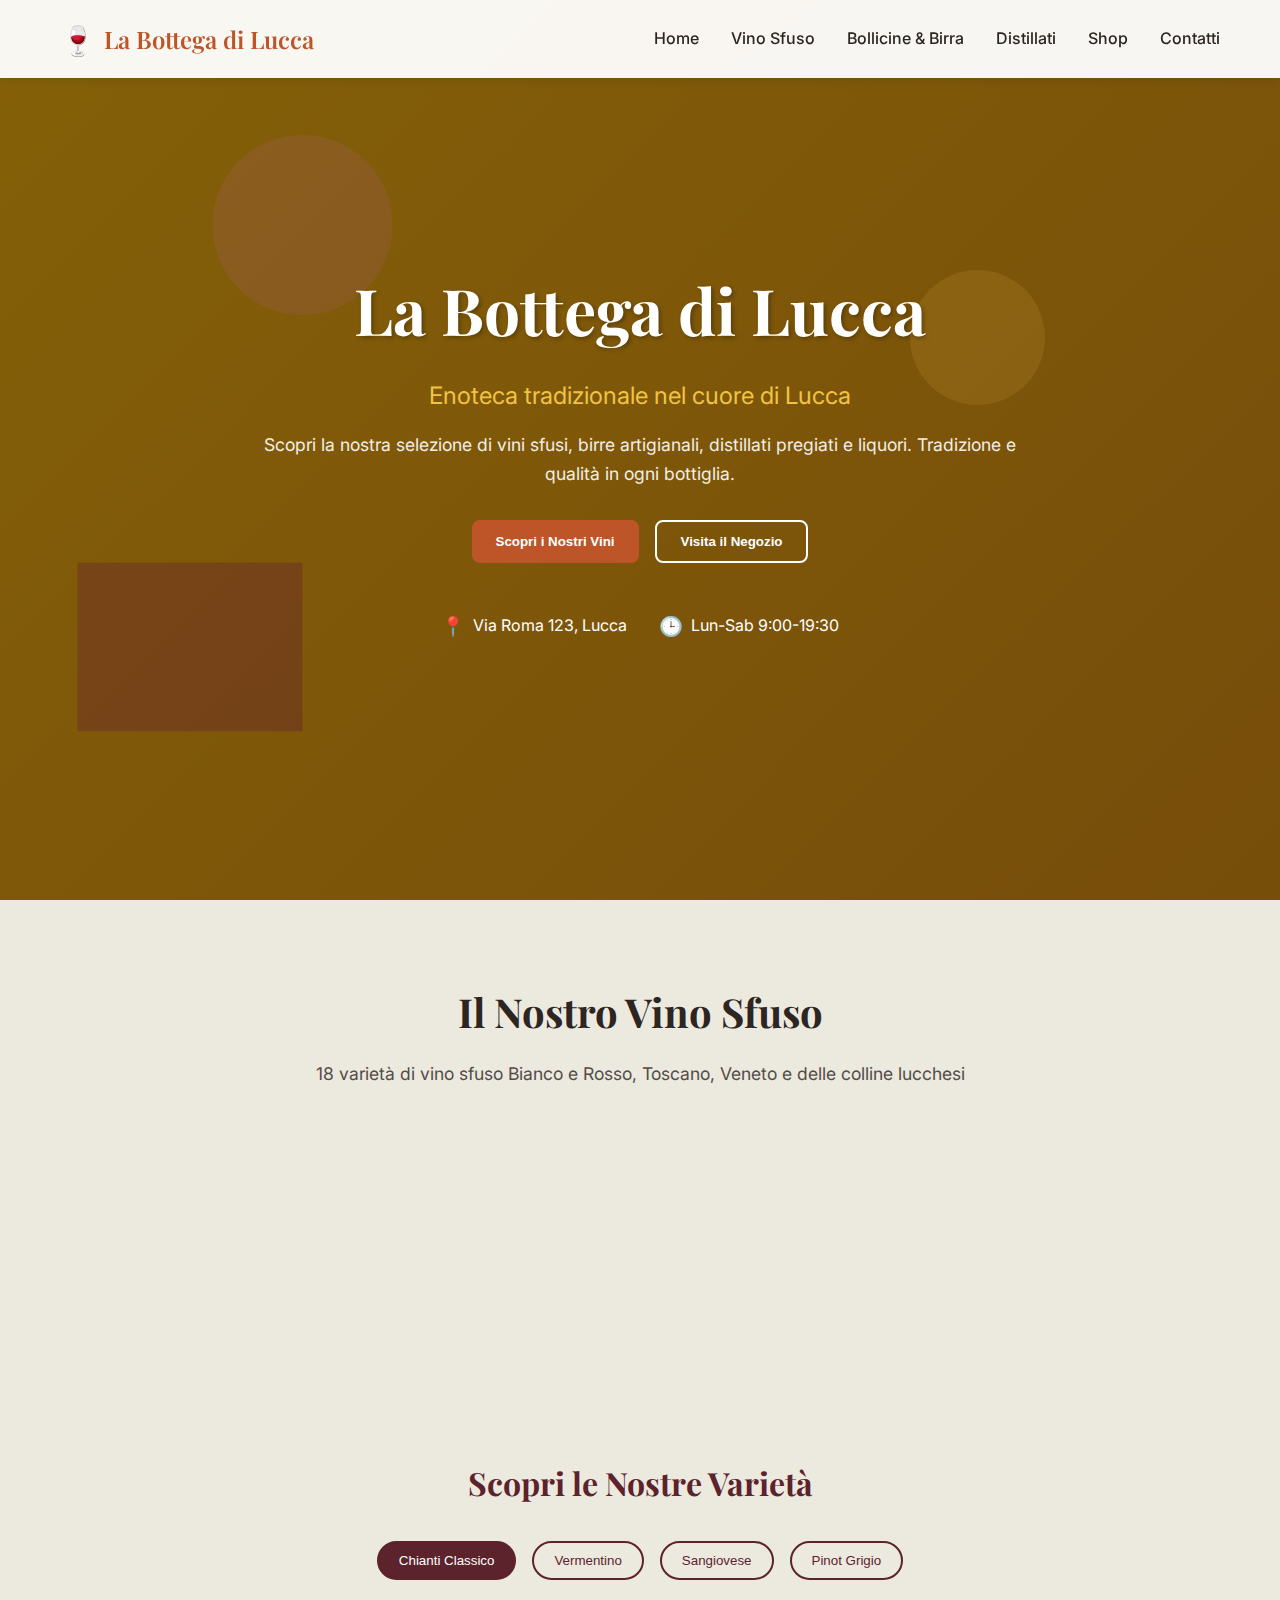
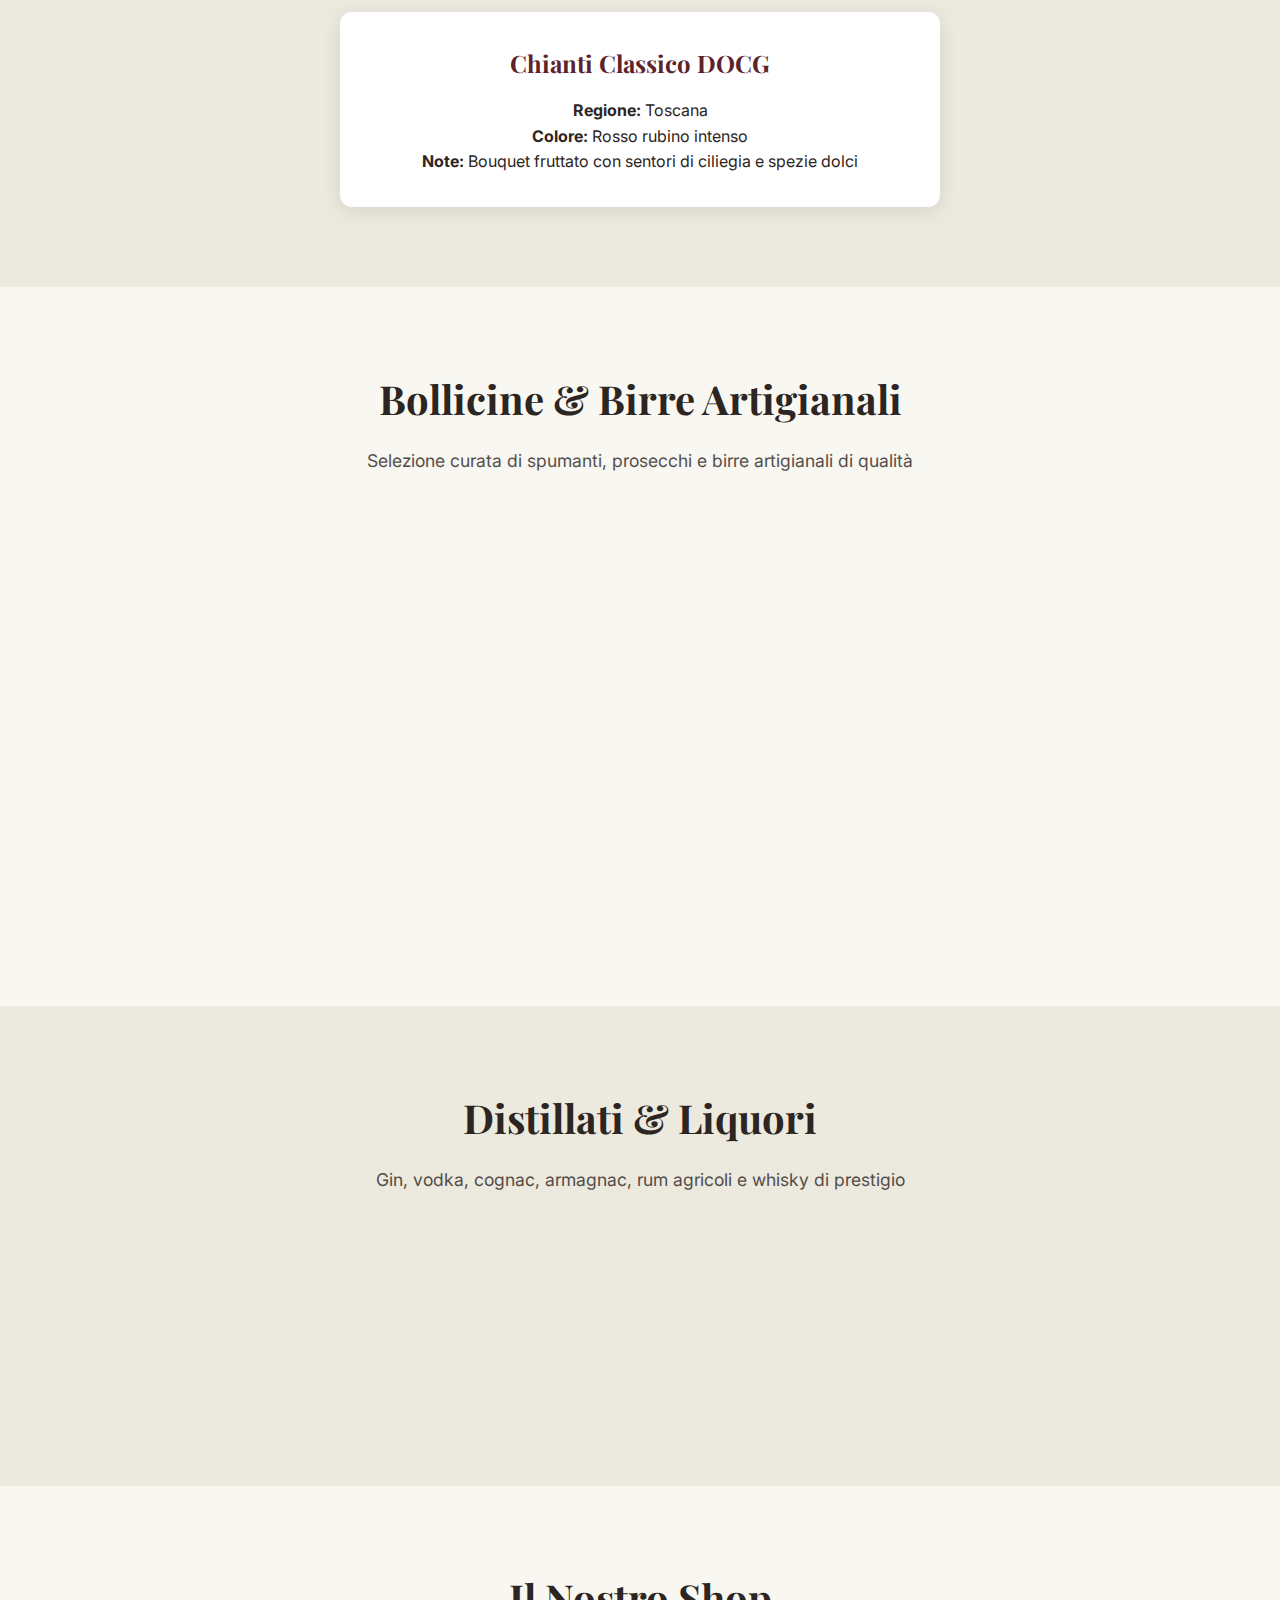
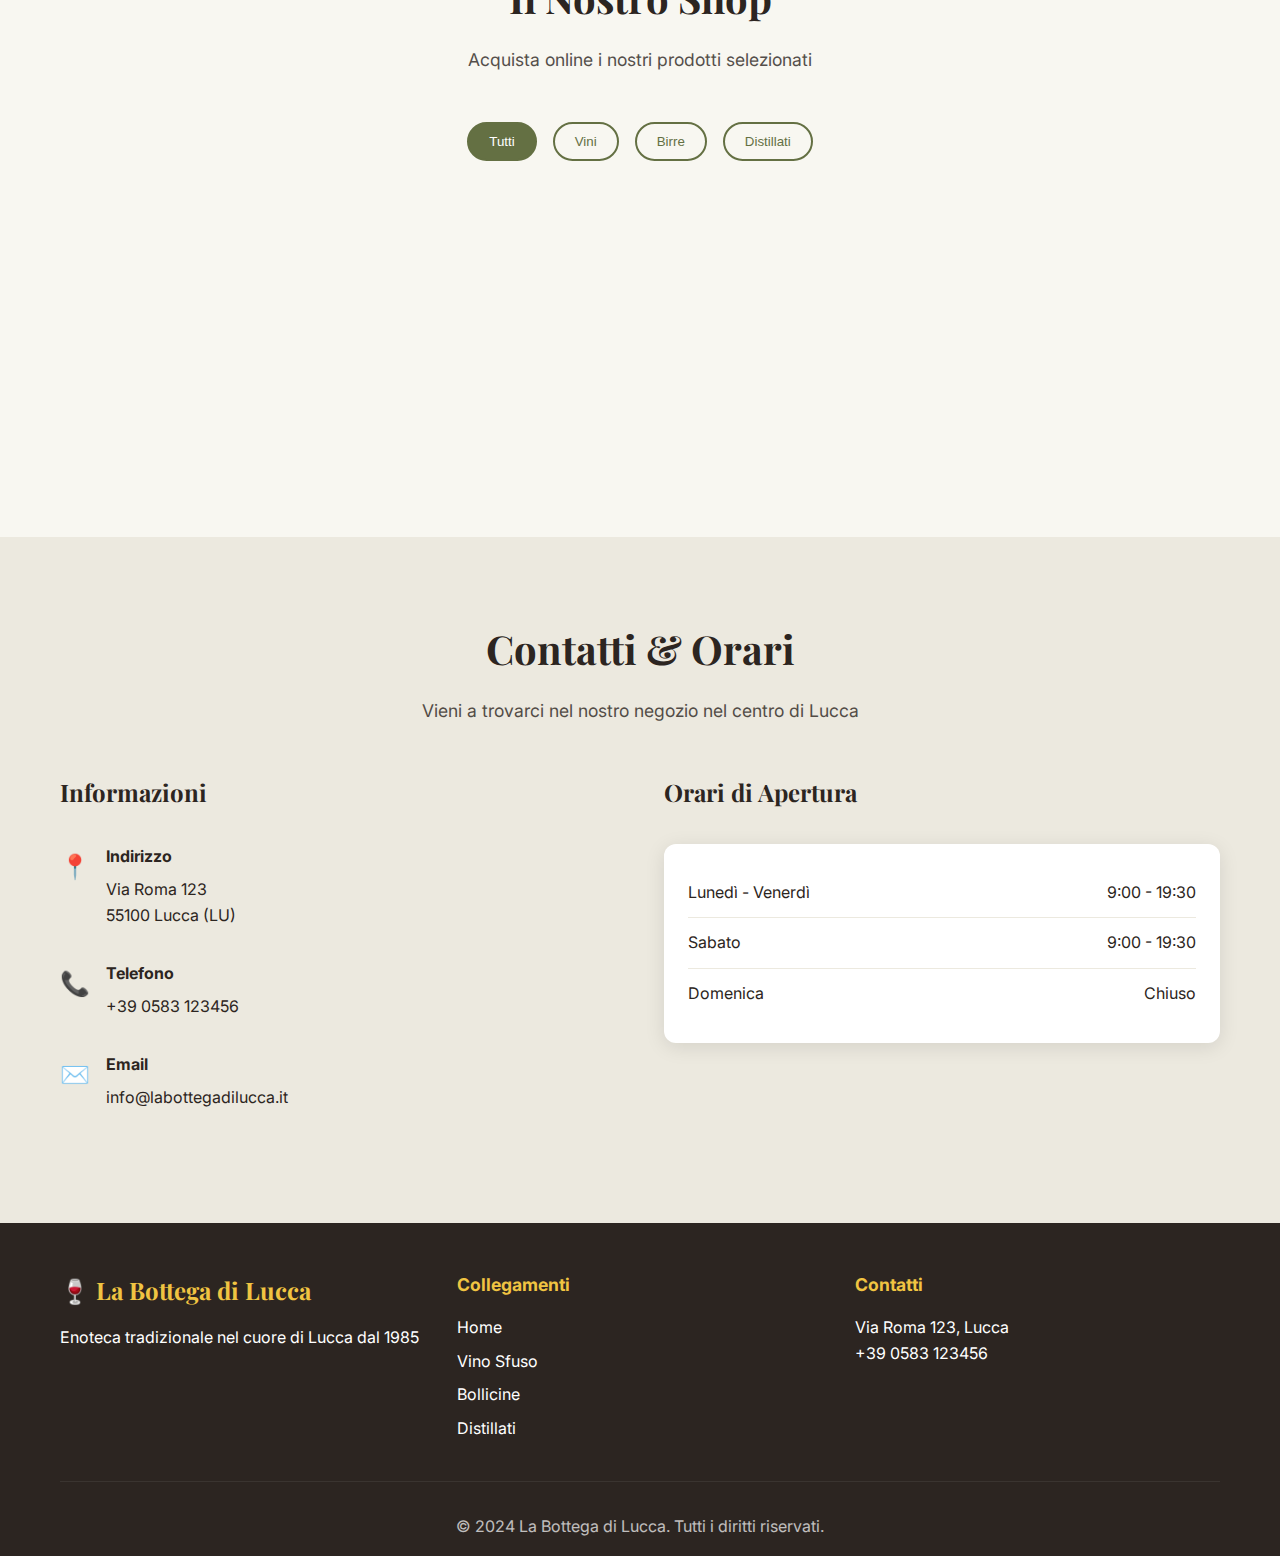
<file: public/simple-site/index.html>
<!DOCTYPE html>
<html lang="it">
<head>
    <meta charset="UTF-8">
    <meta name="viewport" content="width=device-width, initial-scale=1.0">
    <title>La Bottega di Lucca - Enoteca, Vino Sfuso & Distillati</title>
    <meta name="description" content="La Bottega di Lucca - Enoteca tradizionale con vino sfuso, birre artigianali, distillati e liquori. Tradizione e qualità nel cuore di Lucca.">
    <link href="https://fonts.googleapis.com/css2?family=Playfair+Display:wght@400;500;600;700&family=Inter:wght@300;400;500;600&display=swap" rel="stylesheet">
    <link rel="stylesheet" href="style.css">
</head>
<body>
    <!-- Navigation -->
    <nav class="navbar">
        <div class="nav-container">
            <div class="nav-brand">
                <span class="wine-icon">🍷</span>
                <span>La Bottega di Lucca</span>
            </div>
            <div class="nav-menu" id="nav-menu">
                <a href="#home" class="nav-link">Home</a>
                <a href="#vino-sfuso" class="nav-link">Vino Sfuso</a>
                <a href="#bollicine" class="nav-link">Bollicine & Birra</a>
                <a href="#distillati" class="nav-link">Distillati</a>
                <a href="#shop" class="nav-link">Shop</a>
                <a href="#contatti" class="nav-link">Contatti</a>
            </div>
            <div class="hamburger" id="hamburger">
                <span></span>
                <span></span>
                <span></span>
            </div>
        </div>
    </nav>

    <!-- Hero Section -->
    <section id="home" class="hero">
        <div class="hero-overlay"></div>
        <div class="hero-content">
            <h1 class="hero-title">La Bottega di Lucca</h1>
            <p class="hero-subtitle">Enoteca tradizionale nel cuore di Lucca</p>
            <p class="hero-description">Scopri la nostra selezione di vini sfusi, birre artigianali, distillati pregiati e liquori. Tradizione e qualità in ogni bottiglia.</p>
            <div class="hero-buttons">
                <button class="btn btn-primary">Scopri i Nostri Vini</button>
                <button class="btn btn-secondary">Visita il Negozio</button>
            </div>
            <div class="hero-info">
                <div class="info-item">
                    <span class="info-icon">📍</span>
                    <span>Via Roma 123, Lucca</span>
                </div>
                <div class="info-item">
                    <span class="info-icon">🕒</span>
                    <span>Lun-Sab 9:00-19:30</span>
                </div>
            </div>
        </div>
    </section>

    <!-- Vino Sfuso Section -->
    <section id="vino-sfuso" class="vino-sfuso">
        <div class="container">
            <div class="section-header">
                <h2>Il Nostro Vino Sfuso</h2>
                <p>18 varietà di vino sfuso Bianco e Rosso, Toscano, Veneto e delle colline lucchesi</p>
            </div>
            
            <div class="features-grid">
                <div class="feature-card">
                    <div class="feature-icon">🔧</div>
                    <h3>Sistema ad Azoto</h3>
                    <p>Conservazione perfetta con sistema innovativo</p>
                </div>
                <div class="feature-card">
                    <div class="feature-icon">🏭</div>
                    <h3>Silos in Acciaio</h3>
                    <p>Moderni silos d'acciaio per qualità garantita</p>
                </div>
                <div class="feature-card">
                    <div class="feature-icon">🍇</div>
                    <h3>18 Varietà</h3>
                    <p>Ampia selezione di vini locali e nazionali</p>
                </div>
                <div class="feature-card">
                    <div class="feature-icon">✅</div>
                    <h3>Qualità Garantita</h3>
                    <p>Controllo qualità su ogni litro venduto</p>
                </div>
            </div>

            <div class="wine-selection">
                <h3>Scopri le Nostre Varietà</h3>
                <div class="wine-buttons">
                    <button class="wine-btn active" data-wine="chianti">Chianti Classico</button>
                    <button class="wine-btn" data-wine="vermentino">Vermentino</button>
                    <button class="wine-btn" data-wine="sangiovese">Sangiovese</button>
                    <button class="wine-btn" data-wine="pinot">Pinot Grigio</button>
                </div>
                <div class="wine-details" id="wine-details">
                    <h4>Chianti Classico DOCG</h4>
                    <p><strong>Regione:</strong> Toscana</p>
                    <p><strong>Colore:</strong> Rosso rubino intenso</p>
                    <p><strong>Note:</strong> Bouquet fruttato con sentori di ciliegia e spezie dolci</p>
                </div>
            </div>
        </div>
    </section>

    <!-- Bollicine Section -->
    <section id="bollicine" class="bollicine">
        <div class="container">
            <div class="section-header">
                <h2>Bollicine & Birre Artigianali</h2>
                <p>Selezione curata di spumanti, prosecchi e birre artigianali di qualità</p>
            </div>
            
            <div class="products-grid">
                <div class="product-card">
                    <div class="product-icon">🥂</div>
                    <h3>Spumanti</h3>
                    <p>Franciacorta, Trentodoc, metodo classico</p>
                    <ul>
                        <li>Franciacorta DOCG</li>
                        <li>Trentodoc Riserva</li>
                        <li>Metodo Classico</li>
                    </ul>
                </div>
                <div class="product-card">
                    <div class="product-icon">🍾</div>
                    <h3>Prosecchi</h3>
                    <p>Valdobbiadene DOCG, Conegliano</p>
                    <ul>
                        <li>Valdobbiadene DOCG</li>
                        <li>Prosecco di Conegliano</li>
                        <li>Prosecco Rosé</li>
                    </ul>
                </div>
                <div class="product-card">
                    <div class="product-icon">🍺</div>
                    <h3>Birre Artigianali</h3>
                    <p>Selezione di birrifici locali e nazionali</p>
                    <ul>
                        <li>IPA Artigianali</li>
                        <li>Lager Premium</li>
                        <li>Birre Stagionali</li>
                    </ul>
                </div>
            </div>
        </div>
    </section>

    <!-- Distillati Section -->
    <section id="distillati" class="distillati">
        <div class="container">
            <div class="section-header">
                <h2>Distillati & Liquori</h2>
                <p>Gin, vodka, cognac, armagnac, rum agricoli e whisky di prestigio</p>
            </div>
            
            <div class="spirits-grid">
                <div class="spirit-category">
                    <h3>Gin Premium</h3>
                    <p>Selezione di gin artigianali e premium</p>
                </div>
                <div class="spirit-category">
                    <h3>Whisky & Bourbon</h3>
                    <p>Scotch, Irish, American whiskey</p>
                </div>
                <div class="spirit-category">
                    <h3>Cognac & Armagnac</h3>
                    <p>Distillati francesi di alta qualità</p>
                </div>
                <div class="spirit-category">
                    <h3>Rum & Vodka</h3>
                    <p>Rum agricoli e vodka premium</p>
                </div>
            </div>
        </div>
    </section>

    <!-- Shop Section -->
    <section id="shop" class="shop">
        <div class="container">
            <div class="section-header">
                <h2>Il Nostro Shop</h2>
                <p>Acquista online i nostri prodotti selezionati</p>
            </div>
            
            <div class="shop-filters">
                <button class="filter-btn active" data-category="all">Tutti</button>
                <button class="filter-btn" data-category="vino">Vini</button>
                <button class="filter-btn" data-category="birra">Birre</button>
                <button class="filter-btn" data-category="distillati">Distillati</button>
            </div>

            <div class="products-showcase">
                <div class="product-item" data-category="vino">
                    <div class="product-image">🍷</div>
                    <h4>Chianti Classico</h4>
                    <p>€8.50/litro</p>
                    <button class="btn btn-small">Aggiungi</button>
                </div>
                <div class="product-item" data-category="birra">
                    <div class="product-image">🍺</div>
                    <h4>IPA Artigianale</h4>
                    <p>€4.20/bottiglia</p>
                    <button class="btn btn-small">Aggiungi</button>
                </div>
                <div class="product-item" data-category="distillati">
                    <div class="product-image">🥃</div>
                    <h4>Gin Premium</h4>
                    <p>€35.00/bottiglia</p>
                    <button class="btn btn-small">Aggiungi</button>
                </div>
                <div class="product-item" data-category="vino">
                    <div class="product-image">🍾</div>
                    <h4>Prosecco DOCG</h4>
                    <p>€12.00/bottiglia</p>
                    <button class="btn btn-small">Aggiungi</button>
                </div>
            </div>
        </div>
    </section>

    <!-- Contact Section -->
    <section id="contatti" class="contact">
        <div class="container">
            <div class="section-header">
                <h2>Contatti & Orari</h2>
                <p>Vieni a trovarci nel nostro negozio nel centro di Lucca</p>
            </div>
            
            <div class="contact-grid">
                <div class="contact-info">
                    <h3>Informazioni</h3>
                    <div class="contact-item">
                        <span class="contact-icon">📍</span>
                        <div>
                            <strong>Indirizzo</strong>
                            <p>Via Roma 123<br>55100 Lucca (LU)</p>
                        </div>
                    </div>
                    <div class="contact-item">
                        <span class="contact-icon">📞</span>
                        <div>
                            <strong>Telefono</strong>
                            <p>+39 0583 123456</p>
                        </div>
                    </div>
                    <div class="contact-item">
                        <span class="contact-icon">✉️</span>
                        <div>
                            <strong>Email</strong>
                            <p>info@labottegadilucca.it</p>
                        </div>
                    </div>
                </div>
                
                <div class="opening-hours">
                    <h3>Orari di Apertura</h3>
                    <div class="hours-list">
                        <div class="hour-item">
                            <span>Lunedì - Venerdì</span>
                            <span>9:00 - 19:30</span>
                        </div>
                        <div class="hour-item">
                            <span>Sabato</span>
                            <span>9:00 - 19:30</span>
                        </div>
                        <div class="hour-item">
                            <span>Domenica</span>
                            <span>Chiuso</span>
                        </div>
                    </div>
                </div>
            </div>
        </div>
    </section>

    <!-- Footer -->
    <footer class="footer">
        <div class="container">
            <div class="footer-content">
                <div class="footer-brand">
                    <h3>🍷 La Bottega di Lucca</h3>
                    <p>Enoteca tradizionale nel cuore di Lucca dal 1985</p>
                </div>
                <div class="footer-links">
                    <h4>Collegamenti</h4>
                    <a href="#home">Home</a>
                    <a href="#vino-sfuso">Vino Sfuso</a>
                    <a href="#bollicine">Bollicine</a>
                    <a href="#distillati">Distillati</a>
                </div>
                <div class="footer-contact">
                    <h4>Contatti</h4>
                    <p>Via Roma 123, Lucca</p>
                    <p>+39 0583 123456</p>
                </div>
            </div>
            <div class="footer-bottom">
                <p>&copy; 2024 La Bottega di Lucca. Tutti i diritti riservati.</p>
            </div>
        </div>
    </footer>

    <script src="script.js"></script>
</body>
</html>
</file>
<file: public/simple-site/style.css>
/* La Bottega di Lucca - Simple CSS */

/* Reset and Base Styles */
* {
    margin: 0;
    padding: 0;
    box-sizing: border-box;
}

:root {
    /* Tuscan Color Palette */
    --primary-color: hsl(18, 65%, 45%); /* Terra cotta */
    --secondary-color: hsl(75, 25%, 35%); /* Olive green */
    --wine-color: hsl(350, 45%, 25%); /* Wine burgundy */
    --gold-color: hsl(45, 85%, 60%); /* Warm gold */
    --cream-color: hsl(45, 35%, 96%); /* Warm cream */
    --dark-brown: hsl(25, 15%, 15%); /* Rich dark brown */
    --light-beige: hsl(45, 25%, 90%); /* Light beige */
    
    /* Typography */
    --font-serif: 'Playfair Display', serif;
    --font-sans: 'Inter', sans-serif;
    
    /* Transitions */
    --transition: all 0.3s ease;
}

body {
    font-family: var(--font-sans);
    line-height: 1.6;
    color: var(--dark-brown);
    background-color: var(--cream-color);
}

.container {
    max-width: 1200px;
    margin: 0 auto;
    padding: 0 20px;
}

/* Navigation */
.navbar {
    position: fixed;
    top: 0;
    width: 100%;
    background: rgba(255, 255, 255, 0.95);
    backdrop-filter: blur(10px);
    z-index: 1000;
    padding: 1rem 0;
    box-shadow: 0 2px 10px rgba(0, 0, 0, 0.1);
}

.nav-container {
    max-width: 1200px;
    margin: 0 auto;
    padding: 0 20px;
    display: flex;
    justify-content: space-between;
    align-items: center;
}

.nav-brand {
    font-family: var(--font-serif);
    font-size: 1.5rem;
    font-weight: 600;
    color: var(--primary-color);
    display: flex;
    align-items: center;
    gap: 0.5rem;
}

.wine-icon {
    font-size: 1.8rem;
}

.nav-menu {
    display: flex;
    gap: 2rem;
}

.nav-link {
    text-decoration: none;
    color: var(--dark-brown);
    font-weight: 500;
    transition: var(--transition);
    position: relative;
}

.nav-link:hover {
    color: var(--primary-color);
}

.nav-link::after {
    content: '';
    position: absolute;
    bottom: -5px;
    left: 0;
    width: 0;
    height: 2px;
    background: var(--primary-color);
    transition: var(--transition);
}

.nav-link:hover::after {
    width: 100%;
}

.hamburger {
    display: none;
    flex-direction: column;
    cursor: pointer;
}

.hamburger span {
    width: 25px;
    height: 3px;
    background: var(--dark-brown);
    margin: 3px 0;
    transition: var(--transition);
}

/* Hero Section */
.hero {
    height: 100vh;
    background: linear-gradient(rgba(0, 0, 0, 0.4), rgba(0, 0, 0, 0.4)),
                url('data:image/svg+xml,<svg xmlns="http://www.w3.org/2000/svg" viewBox="0 0 1200 800"><rect fill="%23b8860b" width="1200" height="800"/><circle fill="%23cd853f" cx="300" cy="200" r="80"/><circle fill="%23daa520" cx="900" cy="300" r="60"/><rect fill="%23a0522d" x="100" y="500" width="200" height="150"/></svg>');
    background-size: cover;
    background-position: center;
    display: flex;
    align-items: center;
    justify-content: center;
    text-align: center;
    color: white;
    position: relative;
}

.hero-overlay {
    position: absolute;
    top: 0;
    left: 0;
    right: 0;
    bottom: 0;
    background: linear-gradient(135deg, rgba(184, 134, 11, 0.3), rgba(139, 69, 19, 0.3));
}

.hero-content {
    position: relative;
    z-index: 2;
    max-width: 800px;
    padding: 0 20px;
}

.hero-title {
    font-family: var(--font-serif);
    font-size: 4rem;
    font-weight: 700;
    margin-bottom: 1rem;
    text-shadow: 2px 2px 4px rgba(0, 0, 0, 0.3);
}

.hero-subtitle {
    font-size: 1.5rem;
    margin-bottom: 1rem;
    color: var(--gold-color);
}

.hero-description {
    font-size: 1.1rem;
    margin-bottom: 2rem;
    opacity: 0.9;
}

.hero-buttons {
    display: flex;
    gap: 1rem;
    justify-content: center;
    margin-bottom: 3rem;
    flex-wrap: wrap;
}

.btn {
    padding: 12px 24px;
    border: none;
    border-radius: 8px;
    font-weight: 600;
    cursor: pointer;
    transition: var(--transition);
    text-decoration: none;
    display: inline-block;
}

.btn-primary {
    background: var(--primary-color);
    color: white;
}

.btn-primary:hover {
    background: hsl(18, 65%, 35%);
    transform: translateY(-2px);
}

.btn-secondary {
    background: transparent;
    color: white;
    border: 2px solid white;
}

.btn-secondary:hover {
    background: white;
    color: var(--dark-brown);
}

.btn-small {
    padding: 8px 16px;
    font-size: 0.9rem;
}

.hero-info {
    display: flex;
    gap: 2rem;
    justify-content: center;
    flex-wrap: wrap;
}

.info-item {
    display: flex;
    align-items: center;
    gap: 0.5rem;
    font-size: 1rem;
}

.info-icon {
    font-size: 1.2rem;
}

/* Section Styles */
section {
    padding: 80px 0;
}

.section-header {
    text-align: center;
    margin-bottom: 3rem;
}

.section-header h2 {
    font-family: var(--font-serif);
    font-size: 2.5rem;
    color: var(--dark-brown);
    margin-bottom: 1rem;
}

.section-header p {
    font-size: 1.1rem;
    color: var(--dark-brown);
    opacity: 0.8;
}

/* Vino Sfuso Section */
.vino-sfuso {
    background: var(--light-beige);
}

.features-grid {
    display: grid;
    grid-template-columns: repeat(auto-fit, minmax(250px, 1fr));
    gap: 2rem;
    margin-bottom: 4rem;
}

.feature-card {
    background: white;
    padding: 2rem;
    border-radius: 12px;
    text-align: center;
    box-shadow: 0 4px 20px rgba(0, 0, 0, 0.1);
    transition: var(--transition);
}

.feature-card:hover {
    transform: translateY(-5px);
    box-shadow: 0 8px 30px rgba(0, 0, 0, 0.15);
}

.feature-icon {
    font-size: 3rem;
    margin-bottom: 1rem;
}

.feature-card h3 {
    font-family: var(--font-serif);
    font-size: 1.3rem;
    margin-bottom: 1rem;
    color: var(--dark-brown);
}

.wine-selection {
    text-align: center;
}

.wine-selection h3 {
    font-family: var(--font-serif);
    font-size: 2rem;
    margin-bottom: 2rem;
    color: var(--wine-color);
}

.wine-buttons {
    display: flex;
    gap: 1rem;
    justify-content: center;
    margin-bottom: 2rem;
    flex-wrap: wrap;
}

.wine-btn {
    padding: 10px 20px;
    border: 2px solid var(--wine-color);
    background: transparent;
    color: var(--wine-color);
    border-radius: 25px;
    cursor: pointer;
    transition: var(--transition);
    font-weight: 500;
}

.wine-btn:hover,
.wine-btn.active {
    background: var(--wine-color);
    color: white;
}

.wine-details {
    background: white;
    padding: 2rem;
    border-radius: 12px;
    max-width: 600px;
    margin: 0 auto;
    box-shadow: 0 4px 20px rgba(0, 0, 0, 0.1);
}

.wine-details h4 {
    font-family: var(--font-serif);
    font-size: 1.5rem;
    margin-bottom: 1rem;
    color: var(--wine-color);
}

/* Bollicine Section */
.products-grid {
    display: grid;
    grid-template-columns: repeat(auto-fit, minmax(300px, 1fr));
    gap: 2rem;
}

.product-card {
    background: white;
    padding: 2rem;
    border-radius: 12px;
    box-shadow: 0 4px 20px rgba(0, 0, 0, 0.1);
    transition: var(--transition);
}

.product-card:hover {
    transform: translateY(-5px);
}

.product-icon {
    font-size: 3rem;
    margin-bottom: 1rem;
}

.product-card h3 {
    font-family: var(--font-serif);
    font-size: 1.4rem;
    margin-bottom: 1rem;
    color: var(--dark-brown);
}

.product-card ul {
    list-style: none;
    margin-top: 1rem;
}

.product-card li {
    padding: 0.5rem 0;
    border-bottom: 1px solid var(--light-beige);
    color: var(--dark-brown);
}

.product-card li:last-child {
    border-bottom: none;
}

/* Distillati Section */
.distillati {
    background: var(--light-beige);
}

.spirits-grid {
    display: grid;
    grid-template-columns: repeat(auto-fit, minmax(250px, 1fr));
    gap: 2rem;
}

.spirit-category {
    background: white;
    padding: 2rem;
    border-radius: 12px;
    text-align: center;
    box-shadow: 0 4px 20px rgba(0, 0, 0, 0.1);
    transition: var(--transition);
}

.spirit-category:hover {
    transform: translateY(-5px);
}

.spirit-category h3 {
    font-family: var(--font-serif);
    font-size: 1.3rem;
    margin-bottom: 1rem;
    color: var(--wine-color);
}

/* Shop Section */
.shop-filters {
    display: flex;
    gap: 1rem;
    justify-content: center;
    margin-bottom: 3rem;
    flex-wrap: wrap;
}

.filter-btn {
    padding: 10px 20px;
    border: 2px solid var(--secondary-color);
    background: transparent;
    color: var(--secondary-color);
    border-radius: 25px;
    cursor: pointer;
    transition: var(--transition);
    font-weight: 500;
}

.filter-btn:hover,
.filter-btn.active {
    background: var(--secondary-color);
    color: white;
}

.products-showcase {
    display: grid;
    grid-template-columns: repeat(auto-fit, minmax(200px, 1fr));
    gap: 2rem;
}

.product-item {
    background: white;
    padding: 1.5rem;
    border-radius: 12px;
    text-align: center;
    box-shadow: 0 4px 20px rgba(0, 0, 0, 0.1);
    transition: var(--transition);
}

.product-item:hover {
    transform: translateY(-5px);
}

.product-image {
    font-size: 3rem;
    margin-bottom: 1rem;
}

.product-item h4 {
    font-family: var(--font-serif);
    margin-bottom: 0.5rem;
    color: var(--dark-brown);
}

.product-item p {
    font-weight: 600;
    color: var(--primary-color);
    margin-bottom: 1rem;
}

/* Contact Section */
.contact {
    background: var(--light-beige);
}

.contact-grid {
    display: grid;
    grid-template-columns: repeat(auto-fit, minmax(300px, 1fr));
    gap: 3rem;
}

.contact-info h3,
.opening-hours h3 {
    font-family: var(--font-serif);
    font-size: 1.5rem;
    margin-bottom: 2rem;
    color: var(--dark-brown);
}

.contact-item {
    display: flex;
    gap: 1rem;
    margin-bottom: 2rem;
    align-items: flex-start;
}

.contact-icon {
    font-size: 1.5rem;
    margin-top: 0.25rem;
}

.contact-item strong {
    display: block;
    margin-bottom: 0.5rem;
    color: var(--dark-brown);
}

.hours-list {
    background: white;
    padding: 1.5rem;
    border-radius: 12px;
    box-shadow: 0 4px 20px rgba(0, 0, 0, 0.1);
}

.hour-item {
    display: flex;
    justify-content: space-between;
    padding: 0.75rem 0;
    border-bottom: 1px solid var(--light-beige);
}

.hour-item:last-child {
    border-bottom: none;
}

/* Footer */
.footer {
    background: var(--dark-brown);
    color: white;
    padding: 3rem 0 1rem;
}

.footer-content {
    display: grid;
    grid-template-columns: repeat(auto-fit, minmax(250px, 1fr));
    gap: 2rem;
    margin-bottom: 2rem;
}

.footer-brand h3 {
    font-family: var(--font-serif);
    font-size: 1.5rem;
    margin-bottom: 1rem;
    color: var(--gold-color);
}

.footer-links h4,
.footer-contact h4 {
    font-size: 1.1rem;
    margin-bottom: 1rem;
    color: var(--gold-color);
}

.footer-links a {
    display: block;
    color: white;
    text-decoration: none;
    margin-bottom: 0.5rem;
    transition: var(--transition);
}

.footer-links a:hover {
    color: var(--gold-color);
}

.footer-bottom {
    text-align: center;
    padding-top: 2rem;
    border-top: 1px solid rgba(255, 255, 255, 0.1);
    opacity: 0.7;
}

/* Responsive Design */
@media (max-width: 768px) {
    .hamburger {
        display: flex;
    }
    
    .nav-menu {
        display: none;
        position: absolute;
        top: 100%;
        left: 0;
        right: 0;
        background: white;
        flex-direction: column;
        padding: 1rem;
        box-shadow: 0 2px 10px rgba(0, 0, 0, 0.1);
    }
    
    .nav-menu.active {
        display: flex;
    }
    
    .hero-title {
        font-size: 2.5rem;
    }
    
    .hero-buttons {
        flex-direction: column;
        align-items: center;
    }
    
    .hero-info {
        flex-direction: column;
        align-items: center;
    }
    
    .features-grid,
    .products-grid,
    .spirits-grid {
        grid-template-columns: 1fr;
    }
    
    .wine-buttons {
        flex-direction: column;
        align-items: center;
    }
    
    .shop-filters {
        flex-direction: column;
        align-items: center;
    }
    
    .contact-grid {
        grid-template-columns: 1fr;
    }
}

/* Animation Utilities */
.fade-in {
    opacity: 0;
    transform: translateY(30px);
    transition: opacity 0.6s ease, transform 0.6s ease;
}

.fade-in.visible {
    opacity: 1;
    transform: translateY(0);
}

/* Hidden utility for filtering */
.hidden {
    display: none !important;
}
</file>
